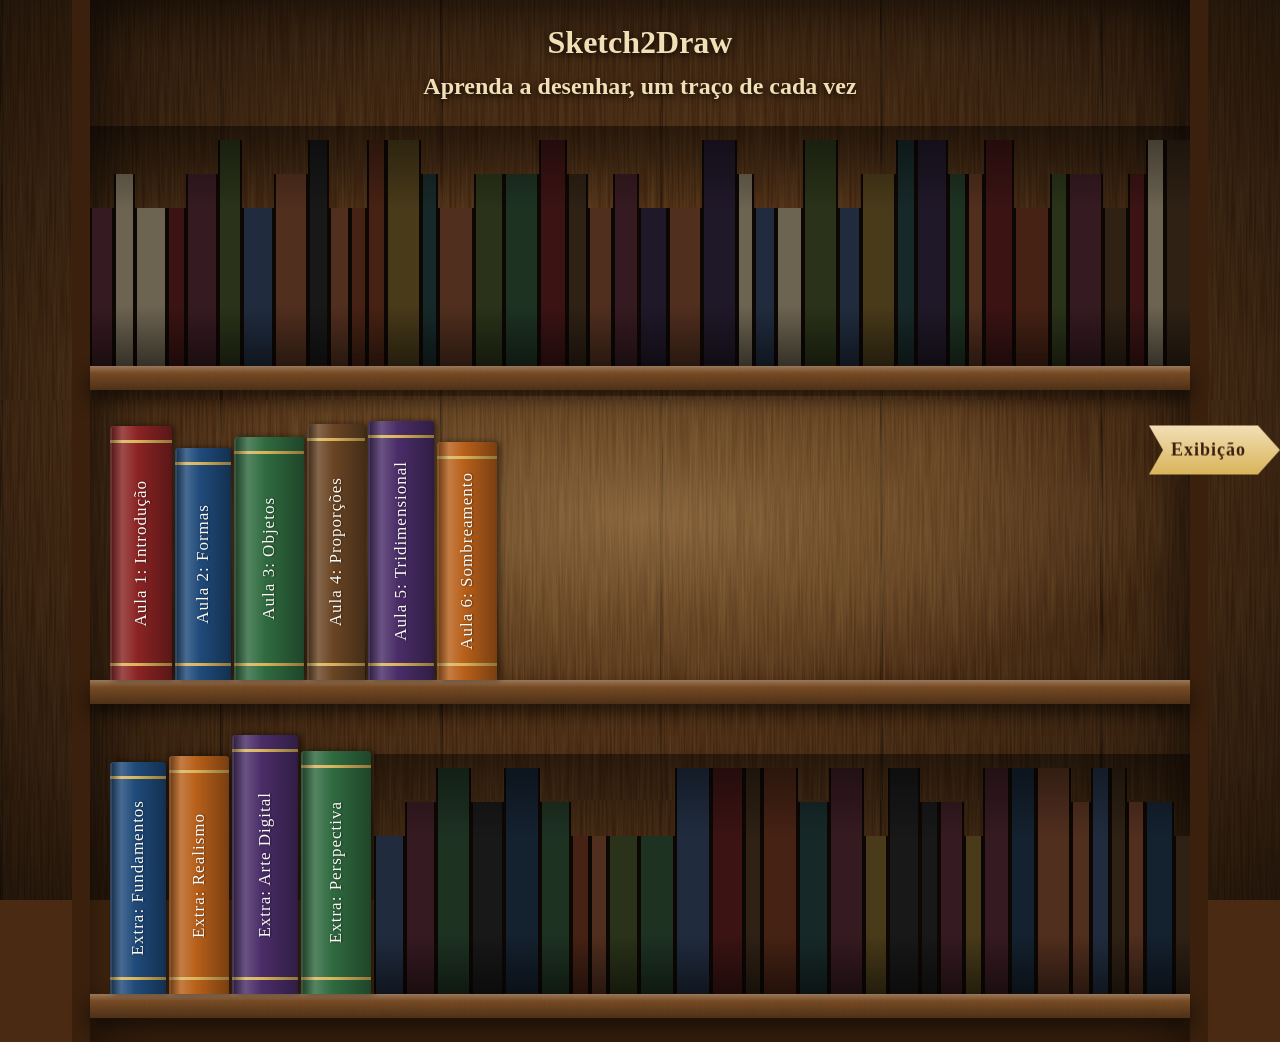
<file: html/index.html>
<!DOCTYPE html>
<html lang="pt-br">
<head>
    <meta charset="UTF-8">
    <meta name="viewport" content="width=device-width, initial-scale=1.0">
    <title>Estante - Sketch2Draw</title>
    <link rel="stylesheet" href="../css/estilo-estante.css">
</head>
<body>
    <main class="estante">
        <h1 class="estante-titulo">Sketch2Draw</h1>
        <h2 class="estante-titulo">Aprenda a desenhar, um traço de cada vez</h2>

        <div class="prateleira">
            <div class="fileira fileira-a"></div>
        </div>

        <div class="prateleira central">
            <div class="fileira-central">
                <a href="aulas/aula1.html" class="livro vermelho"><span>Aula 1: Introdução</span></a>
                <a href="aulas/aula2.html" class="livro azul"><span>Aula 2: Formas</span></a>
                <a href="aulas/aula3.html" class="livro verde"><span>Aula 3: Objetos</span></a>
                <a href="aulas/aula4.html" class="livro marrom"><span>Aula 4: Proporções</span></a>
                <a href="aulas/aula5.html" class="livro roxo"><span>Aula 5: Tridimensional</span></a>
                <a href="aulas/aula6.html" class="livro laranja"><span>Aula 6: Sombreamento</span></a>
            </div>
        </div>

        <div class="prateleira">
            <div class="fileira-mista">
                <a href="https://www.proko.com/course/drawing-basics/?utm_source=chatgpt.com" class="livro azul"><span>Extra: Fundamentos</span></a>
                <a href="https://www.youtube.com/@RapidFireArt?utm_source=chatgpt.com" class="livro laranja"><span>Extra: Realismo</span></a>
                <a href="https://www.ctrlpaint.com/library?utm_source=chatgpt.com" class="livro roxo"><span>Extra: Arte Digital</span></a>
                <a href="https://drawabox.com/lesson/1?utm_source=chatgpt.com" class="livro verde"><span>Extra: Perspectiva</span></a>
                <div class="fileira fileira-b"></div>
            </div>
        </div>
    </main>

    <a href="exibicao.html" class="seta-exibicao">Exibição</a>
</body>
</html>
</file>
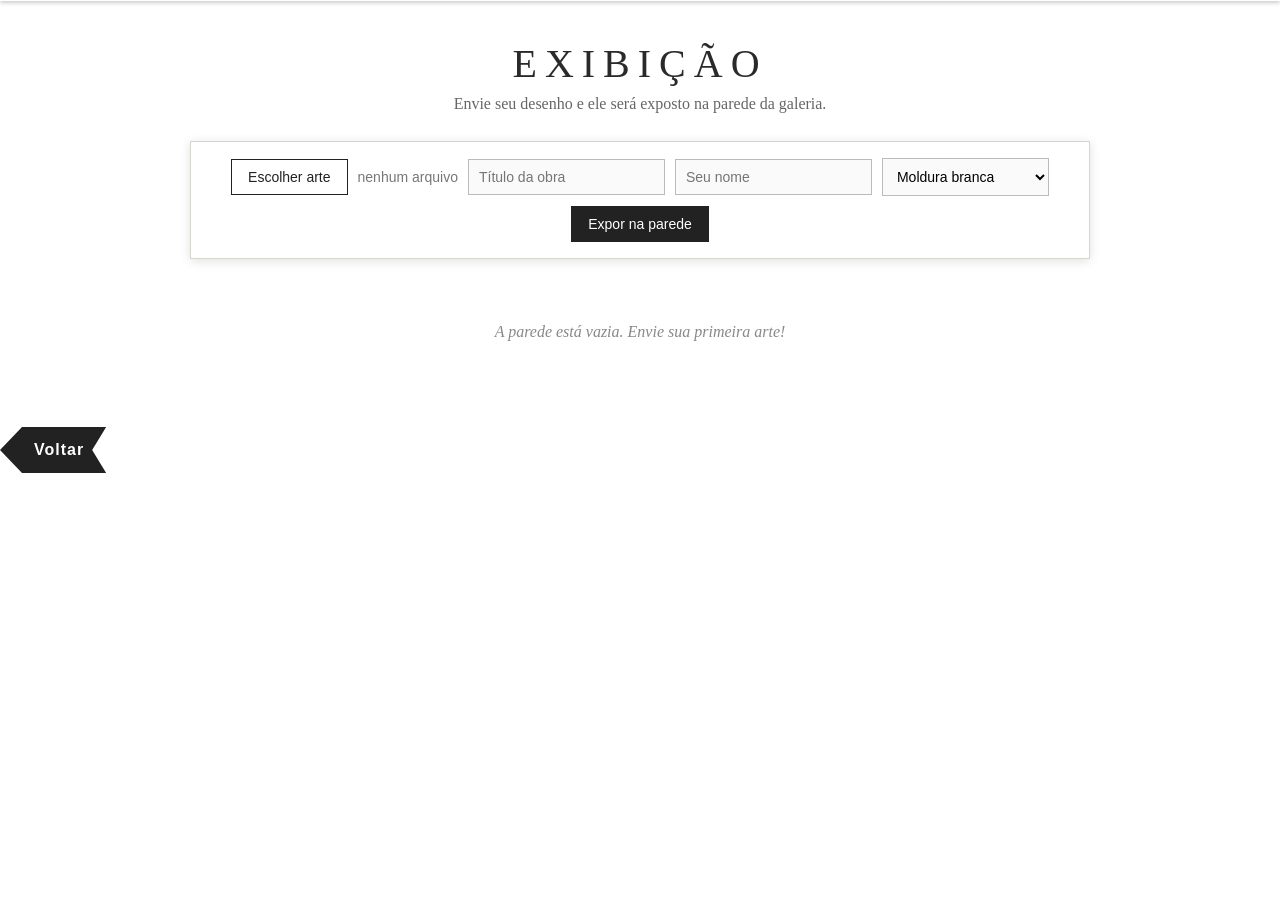
<file: html/exibicao.html>
<!DOCTYPE html>
<html lang="pt-br">
<head>
    <meta charset="UTF-8">
    <meta name="viewport" content="width=device-width, initial-scale=1.0">
    <title>Exibição - Sketch2Draw</title>
    <link rel="stylesheet" href="../css/estilo-exibicao.css">
</head>
<body>
    <a href="index.html" class="seta-voltar">Voltar</a>

    <main class="parede">
        <header class="cabecalho">
            <h1>Exibição</h1>
            <p>Envie seu desenho e ele será exposto na parede da galeria.</p>
        </header>

        <!-- placa de museu com o formulário de upload -->
        <form id="form-upload" class="placa">
            <label class="botao-arquivo">
                Escolher arte
                <input type="file" id="arquivo" accept="image/*" required>
            </label>
            <span id="nome-arquivo" class="nome-arquivo">nenhum arquivo</span>

            <input type="text" id="titulo" placeholder="Título da obra" maxlength="60">
            <input type="text" id="autor" placeholder="Seu nome" maxlength="40">

            <select id="moldura" aria-label="Cor da moldura">
                <option value="branca">Moldura branca</option>
                <option value="preta">Moldura preta</option>
                <option value="madeira">Moldura de madeira</option>
            </select>

            <button type="submit">Expor na parede</button>
            <p id="aviso" class="aviso" role="status"></p>
        </form>

        <section id="galeria" class="galeria" aria-label="Galeria de artes"></section>
        <p id="vazio" class="vazio">A parede está vazia. Envie sua primeira arte!</p>
    </main>

    <div class="piso" aria-hidden="true"></div>

    <!-- visualização ampliada -->
    <dialog id="visualizacao" class="visualizacao">
        <figure>
            <img id="visualizacao-img" alt="">
            <figcaption id="visualizacao-legenda"></figcaption>
        </figure>
        <div class="visualizacao-botoes">
            <button type="button" id="remover" class="perigo">Remover da parede</button>
            <button type="button" id="fechar">Fechar</button>
        </div>
    </dialog>

    <script src="../java/exibicao.js"></script>
</body>
</html>
</file>
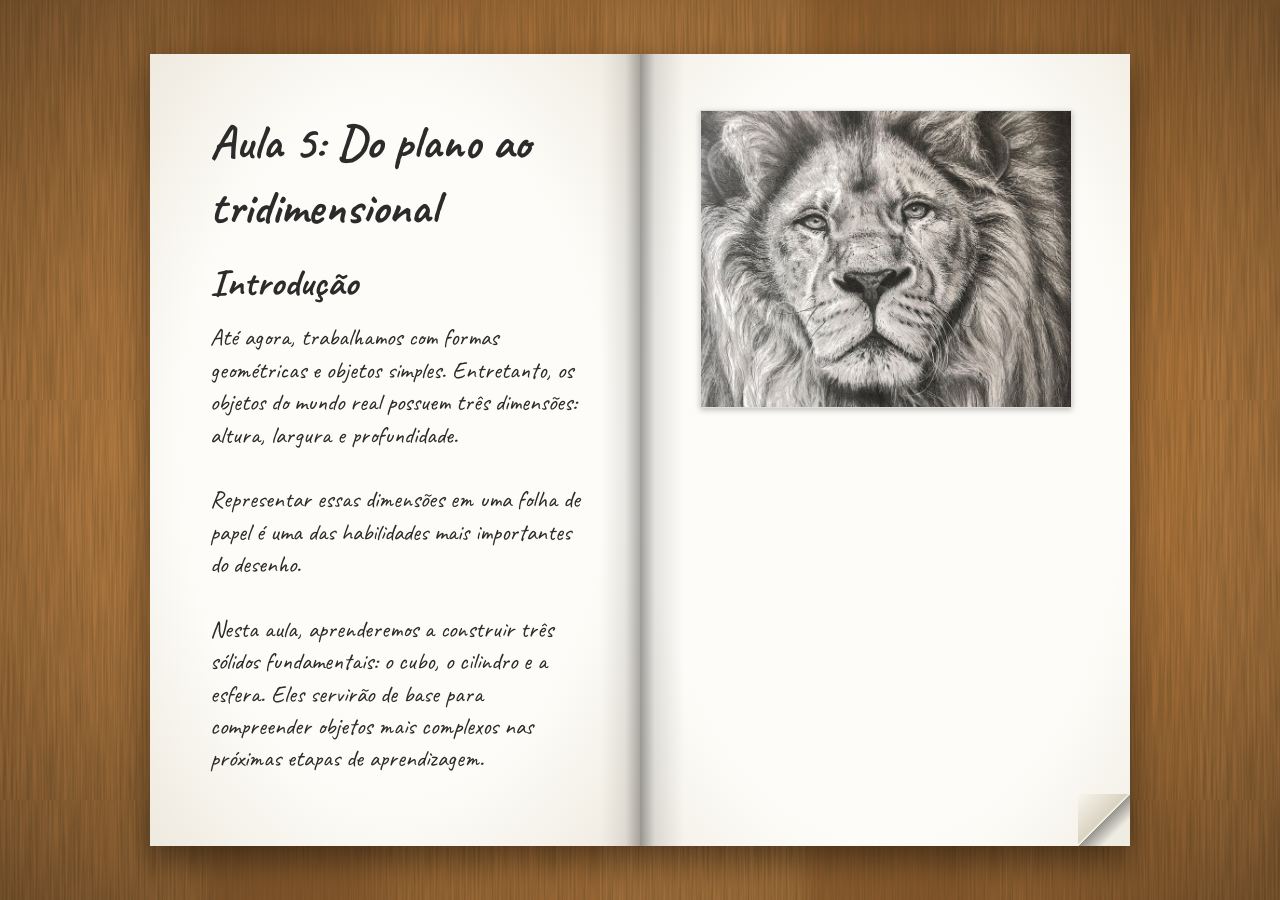
<file: html/aulas/aula5.html>
<!DOCTYPE html>
<html lang="pt-br">

<head>
    <meta charset="UTF-8">
    <meta name="viewport" content="width=device-width, initial-scale=1.0">
    <title>Aulas - Sketch2Draw</title>
    <link href="https://fonts.googleapis.com/css2?family=Caveat:wght@400;700&display=swap" rel="stylesheet">
    <link rel="stylesheet" href="/css/estilo-mesa.css"> <!-- mesa de madeira (body) -->
</head>

<body>
    <nav class="marcadores">
        <a href="/html/index.html" class="marcador">Voltar</a>
        <a href="../aulas/aula1.html" class="marcador">Aula 1</a>
        <a href="../aulas/aula2.html" class="marcador">Aula 2</a>
        <a href="../aulas/aula3.html" class="marcador">Aula 3</a>
        <a href="../aulas/aula4.html" class="marcador">Aula 4</a>
        <a href="../aulas/aula5.html" class="marcador">Aula 5</a>
        <a href="../aulas/aula6.html" class="marcador">Aula 6</a>
        <a href="/html/exibicao.html" class="marcador">exibição</a>
    </nav>

    <!-- O CADERNO (não precisa editar) -->
    <main class="caderno" id="caderno">
        <div class="pagina pagina-esq base base-esq">
            <div class="conteudo" id="conteudo-esq"></div>
        </div>
        <div class="pagina pagina-dir base base-dir">
            <div class="conteudo" id="conteudo-dir"></div>
        </div>

        <div class="folha-virando" id="folha" aria-hidden="true">
            <div class="face frente pagina">
                <div class="conteudo"></div>
            </div>
            <div class="face verso pagina">
                <div class="conteudo"></div>
            </div>
        </div>

        <button class="dobra dobra-esq" id="dobra-esq" type="button" aria-label="Página anterior"></button>
        <button class="dobra dobra-dir" id="dobra-dir" type="button" aria-label="Próxima página"></button>
    </main>

    <!-- CONTEÚDO: cada <section class="spread"> é um par de folhas.
         esquerda = texto, direita = imagens -->
    <div id="fonte-spreads" hidden>

        <section class="spread">
            <div class="conteudo-esq">
                <h1>Aula 5: Do plano ao tridimensional</h1>
                <h2>Introdução</h2>
                <p>Até agora, trabalhamos com formas geométricas e objetos simples. Entretanto, os objetos do mundo real
                    possuem três dimensões: altura, largura e profundidade.<br><br>

                    Representar essas dimensões em uma folha de papel é uma das habilidades mais importantes do
                    desenho.<br><br>

                    Nesta aula, aprenderemos a construir três sólidos fundamentais: o cubo, o cilindro e a esfera. Eles
                    servirão de base para compreender objetos mais complexos nas próximas etapas de aprendizagem.</p>
            </div>
            <div class="conteudo-dir">
                <figure>
                    <img src="/img/a5e0.jfif" alt="Leão">
                </figure>
            </div>
        </section>

        <section class="spread">
            <div class="conteudo-esq">
                <h2>Etapa 1: Construindo um cubo</h2>
                <p>Comece desenhando um quadrado. Em seguida, faça outro quadrado do mesmo tamanho, ligeiramente
                    deslocado para cima e para a direita.<br><br>


                    Conecte os vértices correspondentes utilizando linhas retas. Apague as arestas que ficariam
                    escondidas atrás do objeto.<br><br>


                    Você terá criado uma representação simples de um cubo.<br><br>


                    Observe como as linhas de profundidade criam a impressão de que o objeto ocupa espaço, mesmo estando
                    desenhado sobre uma superfície plana. Mais adiante, estudaremos como representar essas linhas
                    utilizando perspectiva.</p>
            </div>
            <div class="conteudo-dir">
                <figure><img src="/img/a5e1.jfif" alt="Cubo">
                    <figcaption>O cubo</figcaption>
                </figure>
            </div>
        </section>

        <section class="spread">
            <div class="conteudo-esq">
                <h2>Etapa 2: Construindo um cilindro</h2>
                <p>Desenhe uma elipse horizontal para representar a parte superior de um cilindro.<br><br>

                    A partir das extremidades laterais, trace duas linhas verticais de comprimento semelhante. Finalize
                    a estrutura utilizando uma curva na parte inferior.<br><br>

                    Experimente repetir o desenho com diferentes alturas e larguras.<br><br>

                    Observe que a abertura superior deve parecer uma elipse, e não um círculo perfeito, quando vista de
                    maneira inclinada.</p>
            </div>
            <div class="conteudo-dir">
                <figure><img src="/img/a5e2.jfif" alt="Cilindro">
                    <figcaption>O cilindro</figcaption>
                </figure>
            </div>
        </section>

        <section class="spread">
            <div class="conteudo-esq">
                <h2>Etapa 3: Representando uma esfera</h2>
                <p>Desenhe um círculo grande, procurando manter seu contorno o mais uniforme possível.<br><br>

                    Diferentemente do cubo, uma esfera não possui arestas visíveis. Por isso, apenas seu contorno não é
                    suficiente para demonstrar claramente seu volume.<br><br>

                    Imagine uma linha curva acompanhando sua superfície, como uma faixa envolvendo uma bola. Faça essa
                    linha de maneira bem suave, apenas para visualizar a curvatura.<br><br>

                    Na próxima aula, utilizaremos luz e sombra para tornar esse volume muito mais evidente.</p>
            </div>
            <div class="conteudo-dir">
                <figure><img src="/img/a5e3.jfif" alt="Esfera">
                    <figcaption>A esfera</figcaption>
                </figure>
            </div>
        </section>

        <section class="spread">
            <div class="conteudo-esq">
                <h2>Etapa 4: Combinando os três sólidos</h2>
                <p>Agora, desenhe um cubo, um cilindro e uma esfera próximos uns dos outros.<br><br>

                    Posicione a esfera parcialmente à frente do cubo e o cilindro um pouco atrás. Observe como a
                    sobreposição dos contornos ajuda a indicar qual objeto está mais próximo do observador.<br><br>

                    Não acrescente sombras ainda. Concentre-se em manter as estruturas compreensíveis e bem
                    posicionadas.</p>
            </div>
            <div class="conteudo-dir">
                <figure><img src="/img/a5e4.jfif" alt="Sólidos combinados">
                    <figcaption>Sólidos combinados</figcaption>
                </figure>
            </div>
        </section>

    </div>

    <script src="/java/livro.js"></script>
</body>

</html>
</file>
<file: css/estilo-estante.css>
:root {
    --madeira-escura: #4a2a12;
    --madeira-media: #7b4a22;
    --papel: #fdfcf8;
    --altura-fileira: 240px;
    --fonte-texto: "Caveat", "Segoe Print", "Comic Sans MS", cursive;
    --ruido-madeira: url("data:image/svg+xml,%3Csvg xmlns='http://www.w3.org/2000/svg' width='400' height='400'%3E%3Cfilter id='g'%3E%3CfeTurbulence type='fractalNoise' baseFrequency='0.5 0.012' numOctaves='3' seed='7'/%3E%3CfeColorMatrix values='0 0 0 0 0.15 0 0 0 0 0.07 0 0 0 0 0.02 1.2 0 0 0 -0.3'/%3E%3C/filter%3E%3Crect width='100%25' height='100%25' filter='url(%23g)'/%3E%3C/svg%3E");
}

html,
body {
    margin: 0;
    min-height: 100vh;
}

/* fundo da estante: painel de madeira escura com vinheta */
body {
    background-color: var(--madeira-escura);
    background-image:
        radial-gradient(ellipse at 50% 50%, transparent 35%, rgba(0, 0, 0, 0.6) 100%),
        var(--ruido-madeira),
        repeating-linear-gradient(90deg, rgba(0, 0, 0, 0.35) 0 3px, transparent 3px 220px);
    background-attachment: fixed;
    display: flex;
    flex-direction: column;
    justify-content: center;
}

.estante {
    width: min(1100px, 96%);
    margin: 0 auto;
    padding: 24px 0;
    /* laterais da estante */
    border-left: 18px solid #3a200d;
    border-right: 18px solid #3a200d;
    box-shadow: inset 0 0 60px rgba(0, 0, 0, 0.7);
}

/* ===== PRATELEIRAS ===== */
.prateleira {
    position: relative;
    padding-top: 14px;
}

/* a tábua em que os livros se apoiam */
.prateleira::after {
    content: "";
    display: block;
    height: 24px;
    background-color: var(--madeira-media);
    background-image:
        linear-gradient(to bottom, rgba(255, 255, 255, 0.25), transparent 30%, rgba(0, 0, 0, 0.35)),
        var(--ruido-madeira);
    box-shadow: 0 10px 18px rgba(0, 0, 0, 0.6);
}

/* ===== FILEIRAS DECORATIVAS (dezenas de livros só com gradientes) ===== */
.fileira {
    position: relative;
    height: var(--altura-fileira);
    filter: brightness(0.55) saturate(0.8);   /* escurece para focar na prateleira central */
}

.fileira::after {          /* sombra de profundidade em cima e embaixo */
    content: "";
    position: absolute;
    inset: 0;
    background: linear-gradient(to bottom, rgba(0, 0, 0, 0.45), transparent 35%, transparent 75%, rgba(0, 0, 0, 0.5));
    pointer-events: none;
}

/* ===== PRATELEIRA CENTRAL (foco da página) ===== */
.prateleira.central {
    z-index: 2;
    margin: 6px 0;
    background: radial-gradient(ellipse at 50% 40%, rgba(255, 214, 140, 0.30), transparent 70%);   /* luz sobre a prateleira */
}

.fileira-central {
    display: flex;
    align-items: flex-end;
    justify-content: flex-start;   /* livros começam no canto esquerdo */
    gap: 3px;
    height: calc(var(--altura-fileira) + 30px);
    padding: 0 20px;
}

/* ===== LIVRO (cada link/conteúdo) ===== */
.livro {
    --cor: #7a1f1f;
    --larg: 64px;
    --alt: 92%;
    position: relative;
    box-sizing: border-box;
    width: var(--larg);
    height: var(--alt);
    display: flex;
    align-items: center;
    justify-content: center;
    padding: 12px 4px;
    color: #fdfcf8;
    text-decoration: none;
    font-size: 17px;
    letter-spacing: 1px;
    background-color: var(--cor);
    background-image:
        /* arredondado da lombada */
        linear-gradient(90deg, rgba(0, 0, 0, 0.45), rgba(255, 255, 255, 0.18) 20%, transparent 45%, rgba(0, 0, 0, 0.35)),
        /* faixas douradas */
        linear-gradient(to bottom,
            transparent 0 14px, #d9b45a 14px 17px, transparent 17px,
            transparent calc(100% - 17px), #d9b45a calc(100% - 17px) calc(100% - 14px), transparent calc(100% - 14px));
    border-radius: 3px 3px 0 0;
    box-shadow: inset 2px 0 0 rgba(255, 255, 255, 0.12), 3px 0 6px rgba(0, 0, 0, 0.5);
    transition: transform 0.25s ease, box-shadow 0.25s ease;
}

/* texto vertical na lombada */
.livro span {
    writing-mode: vertical-rl;
    transform: rotate(180deg);
    text-shadow: 0 1px 2px rgba(0, 0, 0, 0.6);
    white-space: nowrap;
}

/* páginas aparecendo no topo quando o livro é puxado (o "papel") */
.livro::before {
    content: "";
    position: absolute;
    left: 3px;
    right: 3px;
    top: -6px;
    height: 6px;
    background: repeating-linear-gradient(to bottom, var(--papel) 0 1px, #e4dcc8 1px 2px);
    opacity: 0;
    transition: opacity 0.25s;
}

.livro:hover,
.livro:focus-visible {
    transform: translateY(-18px);
    box-shadow: inset 2px 0 0 rgba(255, 255, 255, 0.12), 6px 0 14px rgba(0, 0, 0, 0.6);
    outline: none;
}

.livro:hover::before,
.livro:focus-visible::before {
    opacity: 1;
}

/* variações de cor/tamanho */
.livro.vermelho { --cor: #8a2323; --larg: 62px; --alt: 94%; }
.livro.azul     { --cor: #1f4a7a; --larg: 56px; --alt: 86%; }
.livro.verde    { --cor: #2f6a3f; --larg: 70px; --alt: 90%; }
.livro.marrom   { --cor: #6a4524; --larg: 58px; --alt: 95%; }
.livro.roxo     { --cor: #4a2d68; --larg: 66px; --alt: 96%; }
.livro.laranja  { --cor: #b8601a; --larg: 60px; --alt: 88%; }

/* ===== PRATELEIRA MISTA: livros clicáveis à esquerda + decorativos preenchendo o resto ===== */
.fileira-mista {
    display: flex;
    align-items: flex-end;
    justify-content: flex-start;
    gap: 3px;
    height: calc(var(--altura-fileira) + 30px);
    padding-left: 20px;
}

.fileira-mista .livro {
    flex: none;
}

.fileira-mista .fileira {
    flex: 1;                 /* ocupa o espaço que sobra à direita dos livros clicáveis */
    min-width: 0;
    align-self: flex-end;
}

/* ===== TÍTULO / CABEÇALHO ===== */
.estante-titulo {
    text-align: center;
    color: #f3dfb6;
    font-family: var(--fonte-texto);
    margin: 0 0 12px;
    text-shadow: 0 2px 6px rgba(0, 0, 0, 0.8);
}

/* ===== FILEIRAS GERADAS (cada livro é uma faixa de gradiente) ===== */
.fileira-a{
  background-image:
    linear-gradient(90deg,transparent 0px 24px,transparent 24px 45px,transparent 45px 77px,transparent 77px 96px,transparent 96px 128px,#1a0d04 128px 130px,#4a5d23 130px 150px,#1a0d04 150px 152px,transparent 152px 184px,transparent 184px 218px,#1a0d04 218px 220px,#2b2b2b 220px 237px,#1a0d04 237px 239px,transparent 239px 260px,transparent 260px 277px,#1a0d04 277px 279px,#8c3b1a 279px 294px,#1a0d04 294px 296px,#1a0d04 296px 298px,#8a6a1f 298px 329px,#1a0d04 329px 331px,transparent 331px 348px,transparent 348px 384px,transparent 384px 414px,transparent 414px 449px,#1a0d04 449px 451px,#7a1f1f 451px 475px,#1a0d04 475px 477px,transparent 477px 498px,transparent 498px 523px,transparent 523px 549px,transparent 549px 578px,transparent 578px 612px,#1a0d04 612px 614px,#3b2a4f 614px 645px,#1a0d04 645px 647px,transparent 647px 664px,transparent 664px 686px,transparent 686px 713px,#1a0d04 713px 715px,#4a5d23 715px 746px,#1a0d04 746px 748px,transparent 748px 771px,transparent 771px 806px,#1a0d04 806px 808px,#244b4b 808px 824px,#1a0d04 824px 826px,#1a0d04 826px 828px,#3b2a4f 828px 856px,#1a0d04 856px 858px,transparent 858px 877px,transparent 877px 894px,#1a0d04 894px 896px,#7a1f1f 896px 922px,#1a0d04 922px 924px,transparent 924px 960px,transparent 960px 978px,transparent 978px 1013px,transparent 1013px 1038px,transparent 1038px 1056px,#1a0d04 1056px 1058px,#c9b48a 1058px 1073px,#1a0d04 1073px 1075px,#1a0d04 1075px 1077px,#5a3b1e 1077px 1107px,#1a0d04 1107px 1109px,transparent 1109px 1139px,#1a0d04 1139px 1141px,#4a5d23 1141px 1162px,#1a0d04 1162px 1164px,transparent 1164px 1182px,#1a0d04 1182px 1184px,#35507a 1184px 1208px,#1a0d04 1208px 1210px,transparent 1210px 1239px,transparent 1239px 1272px,transparent 1272px 1308px,transparent 1308px 1328px,transparent 1328px 1361px,transparent 1361px 1385px,transparent 1385px 1410px,transparent 1410px 1444px,transparent 1444px 1474px,transparent 1474px 1491px,transparent 1491px 1526px,transparent 1526px 1544px,transparent 1544px 1571px,transparent 1571px 1599px,transparent 1599px 1624px,transparent 1624px 1641px,transparent 1641px 1658px,transparent 1658px 1689px,transparent 1689px 1725px,#1a0d04 1725px 1727px,#3b2a4f 1727px 1751px,#1a0d04 1751px 1753px,transparent 1753px 1781px,transparent 1781px 1807px,transparent 1807px 1824px,transparent 1824px 1845px),
    linear-gradient(90deg,transparent 0px 24px,#1a0d04 24px 26px,#c9b48a 26px 43px,#1a0d04 43px 45px,transparent 45px 77px,transparent 77px 96px,#1a0d04 96px 98px,#6b2d3c 98px 126px,#1a0d04 126px 128px,transparent 128px 152px,transparent 152px 184px,#1a0d04 184px 186px,#a0522d 186px 216px,#1a0d04 216px 218px,transparent 218px 239px,transparent 239px 260px,transparent 260px 277px,transparent 277px 296px,transparent 296px 331px,#1a0d04 331px 333px,#244b4b 333px 346px,#1a0d04 346px 348px,transparent 348px 384px,#1a0d04 384px 386px,#4a5d23 386px 412px,#1a0d04 412px 414px,#1a0d04 414px 416px,#2f5d3a 416px 447px,#1a0d04 447px 449px,transparent 449px 477px,#1a0d04 477px 479px,#5a3b1e 479px 496px,#1a0d04 496px 498px,transparent 498px 523px,#1a0d04 523px 525px,#6b2d3c 525px 547px,#1a0d04 547px 549px,transparent 549px 578px,transparent 578px 612px,transparent 612px 647px,#1a0d04 647px 649px,#c9b48a 649px 662px,#1a0d04 662px 664px,transparent 664px 686px,transparent 686px 713px,transparent 713px 748px,transparent 748px 771px,#1a0d04 771px 773px,#8a6a1f 773px 804px,#1a0d04 804px 806px,transparent 806px 826px,transparent 826px 858px,#1a0d04 858px 860px,#2f5d3a 860px 875px,#1a0d04 875px 877px,#1a0d04 877px 879px,#a0522d 879px 892px,#1a0d04 892px 894px,transparent 894px 924px,transparent 924px 960px,#1a0d04 960px 962px,#4a5d23 962px 976px,#1a0d04 976px 978px,#1a0d04 978px 980px,#6b2d3c 980px 1011px,#1a0d04 1011px 1013px,transparent 1013px 1038px,#1a0d04 1038px 1040px,#7a1f1f 1040px 1054px,#1a0d04 1054px 1056px,transparent 1056px 1075px,transparent 1075px 1109px,#1a0d04 1109px 1111px,#c9b48a 1111px 1137px,#1a0d04 1137px 1139px,transparent 1139px 1164px,#1a0d04 1164px 1166px,#3b2a4f 1166px 1180px,#1a0d04 1180px 1182px,transparent 1182px 1210px,#1a0d04 1210px 1212px,#244b4b 1212px 1237px,#1a0d04 1237px 1239px,#1a0d04 1239px 1241px,#2b2b2b 1241px 1270px,#1a0d04 1270px 1272px,transparent 1272px 1308px,transparent 1308px 1328px,#1a0d04 1328px 1330px,#a0522d 1330px 1359px,#1a0d04 1359px 1361px,#1a0d04 1361px 1363px,#a0522d 1363px 1383px,#1a0d04 1383px 1385px,transparent 1385px 1410px,#1a0d04 1410px 1412px,#7a1f1f 1412px 1442px,#1a0d04 1442px 1444px,transparent 1444px 1474px,#1a0d04 1474px 1476px,#c9b48a 1476px 1489px,#1a0d04 1489px 1491px,transparent 1491px 1526px,transparent 1526px 1544px,#1a0d04 1544px 1546px,#3b2a4f 1546px 1569px,#1a0d04 1569px 1571px,transparent 1571px 1599px,transparent 1599px 1624px,transparent 1624px 1641px,#1a0d04 1641px 1643px,#8a6a1f 1643px 1656px,#1a0d04 1656px 1658px,#1a0d04 1658px 1660px,#c9b48a 1660px 1687px,#1a0d04 1687px 1689px,#1a0d04 1689px 1691px,#2f5d3a 1691px 1723px,#1a0d04 1723px 1725px,transparent 1725px 1753px,transparent 1753px 1781px,#1a0d04 1781px 1783px,#1f3d5c 1783px 1805px,#1a0d04 1805px 1807px,transparent 1807px 1824px,#1a0d04 1824px 1826px,#6b2d3c 1826px 1843px,#1a0d04 1843px 1845px),
    linear-gradient(90deg,#1a0d04 0px 2px,#6b2d3c 2px 22px,#1a0d04 22px 24px,transparent 24px 45px,#1a0d04 45px 47px,#c9b48a 47px 75px,#1a0d04 75px 77px,#1a0d04 77px 79px,#7a1f1f 79px 94px,#1a0d04 94px 96px,transparent 96px 128px,transparent 128px 152px,#1a0d04 152px 154px,#35507a 154px 182px,#1a0d04 182px 184px,transparent 184px 218px,transparent 218px 239px,#1a0d04 239px 241px,#a0522d 241px 258px,#1a0d04 258px 260px,#1a0d04 260px 262px,#8c3b1a 262px 275px,#1a0d04 275px 277px,transparent 277px 296px,transparent 296px 331px,transparent 331px 348px,#1a0d04 348px 350px,#a0522d 350px 382px,#1a0d04 382px 384px,transparent 384px 414px,transparent 414px 449px,transparent 449px 477px,transparent 477px 498px,#1a0d04 498px 500px,#a0522d 500px 521px,#1a0d04 521px 523px,transparent 523px 549px,#1a0d04 549px 551px,#3b2a4f 551px 576px,#1a0d04 576px 578px,#1a0d04 578px 580px,#a0522d 580px 610px,#1a0d04 610px 612px,transparent 612px 647px,transparent 647px 664px,#1a0d04 664px 666px,#35507a 666px 684px,#1a0d04 684px 686px,#1a0d04 686px 688px,#c9b48a 688px 711px,#1a0d04 711px 713px,transparent 713px 748px,#1a0d04 748px 750px,#35507a 750px 769px,#1a0d04 769px 771px,transparent 771px 806px,transparent 806px 826px,transparent 826px 858px,transparent 858px 877px,transparent 877px 894px,transparent 894px 924px,#1a0d04 924px 926px,#8c3b1a 926px 958px,#1a0d04 958px 960px,transparent 960px 978px,transparent 978px 1013px,#1a0d04 1013px 1015px,#5a3b1e 1015px 1036px,#1a0d04 1036px 1038px,transparent 1038px 1056px,transparent 1056px 1075px,transparent 1075px 1109px,transparent 1109px 1139px,transparent 1139px 1164px,transparent 1164px 1182px,transparent 1182px 1210px,transparent 1210px 1239px,transparent 1239px 1272px,#1a0d04 1272px 1274px,#6b2d3c 1274px 1306px,#1a0d04 1306px 1308px,#1a0d04 1308px 1310px,#8c3b1a 1310px 1326px,#1a0d04 1326px 1328px,transparent 1328px 1361px,transparent 1361px 1385px,#1a0d04 1385px 1387px,#8a6a1f 1387px 1408px,#1a0d04 1408px 1410px,transparent 1410px 1444px,#1a0d04 1444px 1446px,#3b2a4f 1446px 1472px,#1a0d04 1472px 1474px,transparent 1474px 1491px,#1a0d04 1491px 1493px,#2f5d3a 1493px 1524px,#1a0d04 1524px 1526px,#1a0d04 1526px 1528px,#2b2b2b 1528px 1542px,#1a0d04 1542px 1544px,transparent 1544px 1571px,#1a0d04 1571px 1573px,#4a5d23 1573px 1597px,#1a0d04 1597px 1599px,#1a0d04 1599px 1601px,#244b4b 1601px 1622px,#1a0d04 1622px 1624px,#1a0d04 1624px 1626px,#7a1f1f 1626px 1639px,#1a0d04 1639px 1641px,transparent 1641px 1658px,transparent 1658px 1689px,transparent 1689px 1725px,transparent 1725px 1753px,#1a0d04 1753px 1755px,#8a6a1f 1755px 1779px,#1a0d04 1779px 1781px,transparent 1781px 1807px,#1a0d04 1807px 1809px,#2b2b2b 1809px 1822px,#1a0d04 1822px 1824px,transparent 1824px 1845px);
  background-size: 1845px 94%, 1845px 80%, 1845px 66%;
  background-position: left bottom;
  background-repeat: repeat-x;
}

.fileira-b{
  background-image:
    linear-gradient(90deg,transparent 0px 31px,transparent 31px 62px,#1a0d04 62px 64px,#2f5d3a 64px 95px,#1a0d04 95px 97px,transparent 97px 130px,#1a0d04 130px 132px,#1f3d5c 132px 164px,#1a0d04 164px 166px,transparent 166px 197px,transparent 197px 216px,transparent 216px 234px,transparent 234px 265px,transparent 265px 301px,#1a0d04 301px 303px,#35507a 303px 335px,#1a0d04 335px 337px,#1a0d04 337px 339px,#7a1f1f 339px 368px,#1a0d04 368px 370px,#1a0d04 370px 372px,#5a3b1e 372px 386px,#1a0d04 386px 388px,#1a0d04 388px 390px,#8c3b1a 390px 422px,#1a0d04 422px 424px,transparent 424px 455px,#1a0d04 455px 457px,#6b2d3c 457px 488px,#1a0d04 488px 490px,transparent 490px 514px,#1a0d04 514px 516px,#2b2b2b 516px 544px,#1a0d04 544px 546px,transparent 546px 565px,transparent 565px 590px,transparent 590px 609px,#1a0d04 609px 611px,#6b2d3c 611px 634px,#1a0d04 634px 636px,#1a0d04 636px 638px,#1f3d5c 638px 660px,#1a0d04 660px 662px,#1a0d04 662px 664px,#a0522d 664px 695px,#1a0d04 695px 697px,transparent 697px 717px,#1a0d04 717px 719px,#35507a 719px 734px,#1a0d04 734px 736px,#1a0d04 736px 738px,#5a3b1e 738px 751px,#1a0d04 751px 753px,transparent 753px 771px,transparent 771px 800px,transparent 800px 835px,transparent 835px 860px,transparent 860px 886px,#1a0d04 886px 888px,#2f5d3a 888px 914px,#1a0d04 914px 916px,transparent 916px 940px,#1a0d04 940px 942px,#244b4b 942px 955px,#1a0d04 955px 957px,#1a0d04 957px 959px,#2b2b2b 959px 987px,#1a0d04 987px 989px,#1a0d04 989px 991px,#244b4b 991px 1021px,#1a0d04 1021px 1023px,#1a0d04 1023px 1025px,#4a5d23 1025px 1054px,#1a0d04 1054px 1056px,transparent 1056px 1077px,#1a0d04 1077px 1079px,#a0522d 1079px 1104px,#1a0d04 1104px 1106px,#1a0d04 1106px 1108px,#7a1f1f 1108px 1134px,#1a0d04 1134px 1136px,transparent 1136px 1161px,#1a0d04 1161px 1163px,#2f5d3a 1163px 1176px,#1a0d04 1176px 1178px,transparent 1178px 1207px,#1a0d04 1207px 1209px,#7a1f1f 1209px 1240px,#1a0d04 1240px 1242px,#1a0d04 1242px 1244px,#244b4b 1244px 1261px,#1a0d04 1261px 1263px,#1a0d04 1263px 1265px,#8c3b1a 1265px 1286px,#1a0d04 1286px 1288px,transparent 1288px 1324px,transparent 1324px 1350px,#1a0d04 1350px 1352px,#5a3b1e 1352px 1367px,#1a0d04 1367px 1369px,transparent 1369px 1404px,transparent 1404px 1421px,transparent 1421px 1449px,transparent 1449px 1470px,#1a0d04 1470px 1472px,#35507a 1472px 1503px,#1a0d04 1503px 1505px,#1a0d04 1505px 1507px,#2b2b2b 1507px 1532px,#1a0d04 1532px 1534px,transparent 1534px 1555px,#1a0d04 1555px 1557px,#4a5d23 1557px 1589px,#1a0d04 1589px 1591px,#1a0d04 1591px 1593px,#4a5d23 1593px 1612px,#1a0d04 1612px 1614px,#1a0d04 1614px 1616px,#2b2b2b 1616px 1646px,#1a0d04 1646px 1648px,transparent 1648px 1677px,transparent 1677px 1696px,#1a0d04 1696px 1698px,#7a1f1f 1698px 1714px,#1a0d04 1714px 1716px,transparent 1716px 1749px,transparent 1749px 1778px,transparent 1778px 1814px,#1a0d04 1814px 1816px,#4a5d23 1816px 1845px,#1a0d04 1845px 1847px,#1a0d04 1847px 1849px,#5a3b1e 1849px 1864px,#1a0d04 1864px 1866px,transparent 1866px 1898px,transparent 1898px 1934px),
    linear-gradient(90deg,transparent 0px 31px,#1a0d04 31px 33px,#6b2d3c 33px 60px,#1a0d04 60px 62px,transparent 62px 97px,#1a0d04 97px 99px,#2b2b2b 99px 128px,#1a0d04 128px 130px,transparent 130px 166px,#1a0d04 166px 168px,#2f5d3a 168px 195px,#1a0d04 195px 197px,transparent 197px 216px,transparent 216px 234px,transparent 234px 265px,transparent 265px 301px,transparent 301px 337px,transparent 337px 370px,transparent 370px 388px,transparent 388px 424px,#1a0d04 424px 426px,#244b4b 426px 453px,#1a0d04 453px 455px,transparent 455px 490px,transparent 490px 514px,transparent 514px 546px,#1a0d04 546px 548px,#2b2b2b 548px 563px,#1a0d04 563px 565px,#1a0d04 565px 567px,#6b2d3c 567px 588px,#1a0d04 588px 590px,transparent 590px 609px,transparent 609px 636px,transparent 636px 662px,transparent 662px 697px,#1a0d04 697px 699px,#a0522d 699px 715px,#1a0d04 715px 717px,transparent 717px 736px,transparent 736px 753px,#1a0d04 753px 755px,#a0522d 755px 769px,#1a0d04 769px 771px,#1a0d04 771px 773px,#1f3d5c 773px 798px,#1a0d04 798px 800px,transparent 800px 835px,#1a0d04 835px 837px,#1f3d5c 837px 858px,#1a0d04 858px 860px,#1a0d04 860px 862px,#7a1f1f 862px 884px,#1a0d04 884px 886px,transparent 886px 916px,transparent 916px 940px,transparent 940px 957px,transparent 957px 989px,transparent 989px 1023px,transparent 1023px 1056px,#1a0d04 1056px 1058px,#2b2b2b 1058px 1075px,#1a0d04 1075px 1077px,transparent 1077px 1106px,transparent 1106px 1136px,transparent 1136px 1161px,transparent 1161px 1178px,transparent 1178px 1207px,transparent 1207px 1242px,transparent 1242px 1263px,transparent 1263px 1288px,#1a0d04 1288px 1290px,#35507a 1290px 1322px,#1a0d04 1322px 1324px,#1a0d04 1324px 1326px,#1f3d5c 1326px 1348px,#1a0d04 1348px 1350px,transparent 1350px 1369px,transparent 1369px 1404px,transparent 1404px 1421px,transparent 1421px 1449px,transparent 1449px 1470px,transparent 1470px 1505px,transparent 1505px 1534px,#1a0d04 1534px 1536px,#5a3b1e 1536px 1553px,#1a0d04 1553px 1555px,transparent 1555px 1591px,transparent 1591px 1614px,transparent 1614px 1648px,#1a0d04 1648px 1650px,#c9b48a 1650px 1675px,#1a0d04 1675px 1677px,#1a0d04 1677px 1679px,#7a1f1f 1679px 1694px,#1a0d04 1694px 1696px,transparent 1696px 1716px,#1a0d04 1716px 1718px,#5a3b1e 1718px 1747px,#1a0d04 1747px 1749px,#1a0d04 1749px 1751px,#a0522d 1751px 1776px,#1a0d04 1776px 1778px,#1a0d04 1778px 1780px,#8a6a1f 1780px 1812px,#1a0d04 1812px 1814px,transparent 1814px 1847px,transparent 1847px 1866px,transparent 1866px 1898px,transparent 1898px 1934px),
    linear-gradient(90deg,#1a0d04 0px 2px,#35507a 2px 29px,#1a0d04 29px 31px,transparent 31px 62px,transparent 62px 97px,transparent 97px 130px,transparent 130px 166px,transparent 166px 197px,#1a0d04 197px 199px,#8c3b1a 199px 214px,#1a0d04 214px 216px,#1a0d04 216px 218px,#a0522d 218px 232px,#1a0d04 232px 234px,#1a0d04 234px 236px,#4a5d23 236px 263px,#1a0d04 263px 265px,#1a0d04 265px 267px,#2f5d3a 267px 299px,#1a0d04 299px 301px,transparent 301px 337px,transparent 337px 370px,transparent 370px 388px,transparent 388px 424px,transparent 424px 455px,transparent 455px 490px,#1a0d04 490px 492px,#8a6a1f 492px 512px,#1a0d04 512px 514px,transparent 514px 546px,transparent 546px 565px,transparent 565px 590px,#1a0d04 590px 592px,#8a6a1f 592px 607px,#1a0d04 607px 609px,transparent 609px 636px,transparent 636px 662px,transparent 662px 697px,transparent 697px 717px,transparent 717px 736px,transparent 736px 753px,transparent 753px 771px,transparent 771px 800px,#1a0d04 800px 802px,#5a3b1e 802px 833px,#1a0d04 833px 835px,transparent 835px 860px,transparent 860px 886px,transparent 886px 916px,#1a0d04 916px 918px,#1f3d5c 918px 938px,#1a0d04 938px 940px,transparent 940px 957px,transparent 957px 989px,transparent 989px 1023px,transparent 1023px 1056px,transparent 1056px 1077px,transparent 1077px 1106px,transparent 1106px 1136px,#1a0d04 1136px 1138px,#8a6a1f 1138px 1159px,#1a0d04 1159px 1161px,transparent 1161px 1178px,#1a0d04 1178px 1180px,#2b2b2b 1180px 1205px,#1a0d04 1205px 1207px,transparent 1207px 1242px,transparent 1242px 1263px,transparent 1263px 1288px,transparent 1288px 1324px,transparent 1324px 1350px,transparent 1350px 1369px,#1a0d04 1369px 1371px,#5a3b1e 1371px 1402px,#1a0d04 1402px 1404px,#1a0d04 1404px 1406px,#3b2a4f 1406px 1419px,#1a0d04 1419px 1421px,#1a0d04 1421px 1423px,#244b4b 1423px 1447px,#1a0d04 1447px 1449px,#1a0d04 1449px 1451px,#244b4b 1451px 1468px,#1a0d04 1468px 1470px,transparent 1470px 1505px,transparent 1505px 1534px,transparent 1534px 1555px,transparent 1555px 1591px,transparent 1591px 1614px,transparent 1614px 1648px,transparent 1648px 1677px,transparent 1677px 1696px,transparent 1696px 1716px,transparent 1716px 1749px,transparent 1749px 1778px,transparent 1778px 1814px,transparent 1814px 1847px,transparent 1847px 1866px,#1a0d04 1866px 1868px,#2b2b2b 1868px 1896px,#1a0d04 1896px 1898px,#1a0d04 1898px 1900px,#1f3d5c 1900px 1932px,#1a0d04 1932px 1934px);
  background-size: 1934px 94%, 1934px 80%, 1934px 66%;
  background-position: left bottom;
  background-repeat: repeat-x;
}


/* ===== SETA PARA A PÁGINA "EXIBIÇÃO" (lado direito) ===== */
.seta-exibicao {
    position: fixed;
    right: 0;
    top: 50%;
    z-index: 20;
    display: flex;
    align-items: center;
    gap: 10px;
    padding: 14px 34px 14px 22px;
    color: #3a200d;
    font-size: 18px;
    font-weight: 700;
    letter-spacing: 1px;
    text-decoration: none;
    background: linear-gradient(to bottom, #f3dfb6, #d9b45a);
    /* formato de seta apontando para a direita */
    clip-path: polygon(0 0, calc(100% - 22px) 0, 100% 50%, calc(100% - 22px) 100%, 0 100%, 14px 50%);
    filter: drop-shadow(0 4px 6px rgba(0, 0, 0, 0.5));
    transform: translateY(-50%);
    transition: padding 0.2s, background 0.2s;
}

.seta-exibicao:hover,
.seta-exibicao:focus-visible {
    padding-right: 48px;
    background: linear-gradient(to bottom, #fff0c8, #e8c46a);
    outline: none;
}

@media (max-width: 700px) {
    .seta-exibicao { font-size: 14px; padding: 10px 26px 10px 18px; }
}
</file>
<file: css/estilo-exibicao.css>
/* =====================================================
   EXIBIÇÃO - galeria de arte (parede branca + piso de tacos)
   ===================================================== */

:root {
    --parede: #f6f5f2;
    --parede-sombra: #e6e4df;
    --texto: #2a2a2a;
    --altura-piso: 150px;
}

* { box-sizing: border-box; }

html,
body {
    margin: 0;
    min-height: 100vh;
}

body {
    display: flex;
    flex-direction: column;
    color: var(--texto);
    font-family: Georgia, "Times New Roman", serif;
}

/* ===== PAREDE ===== */
.parede {
    flex: 1;
    width: min(1200px, 94%);
    margin: 0 auto;
    padding: 40px 0 60px;
}

.cabecalho { text-align: center; }

.cabecalho h1 {
    margin: 0;
    font-size: 40px;
    font-weight: 400;
    letter-spacing: 8px;
    text-transform: uppercase;
}

.cabecalho p { margin: 8px 0 28px; color: #666; }

/* ===== PLACA DE MUSEU (formulário) ===== */
.placa {
    display: flex;
    flex-wrap: wrap;
    align-items: center;
    justify-content: center;
    gap: 10px;
    max-width: 900px;
    margin: 0 auto 48px;
    padding: 16px 20px;
    background: #fff;
    border: 1px solid #d8d5ce;
    box-shadow: 0 2px 10px rgba(0, 0, 0, 0.12);
    font-family: Arial, Helvetica, sans-serif;
    font-size: 14px;
}

.placa input[type="text"],
.placa select {
    padding: 9px 10px;
    border: 1px solid #bbb;
    background: #fafafa;
    font: inherit;
}

.placa button,
.botao-arquivo {
    padding: 9px 16px;
    border: 1px solid #222;
    background: #222;
    color: #fff;
    font: inherit;
    cursor: pointer;
    transition: background 0.2s, color 0.2s;
}

.botao-arquivo { background: #fff; color: #222; }

.placa button:hover,
.botao-arquivo:hover,
.botao-arquivo:focus-within { background: #666; color: #fff; border-color: #666; }

.botao-arquivo input { position: absolute; width: 1px; height: 1px; opacity: 0; }

.nome-arquivo { color: #777; max-width: 160px; overflow: hidden; text-overflow: ellipsis; white-space: nowrap; }

.aviso { flex-basis: 100%; margin: 0; text-align: center; min-height: 1.2em; color: #a33; }
.aviso.ok { color: #2a7a3a; }

/* ===== GALERIA: molduras agrupadas como numa parede de salão ===== */
.galeria {
    display: flex;
    flex-wrap: wrap;
    align-items: center;
    justify-content: center;
    gap: 18px 16px;
}

.quadro {
    --moldura: #f4f4f4;
    position: relative;
    margin: 0;
    padding: 0;
    border: 10px solid var(--moldura);
    background: #fff;
    cursor: zoom-in;
    box-shadow:
        0 1px 2px rgba(0, 0, 0, 0.35),
        6px 10px 18px rgba(0, 0, 0, 0.22);
    transition: transform 0.25s ease, box-shadow 0.25s ease;
    animation: aparecer 0.5s ease both;
}

.quadro.branca  { --moldura: #fbfbfb; outline: 1px solid #dcdcdc; }
.quadro.preta   { --moldura: #141414; }
.quadro.madeira { --moldura: #a8743a; }

/* passe-partout (borda branca interna) */
.quadro .passepartout {
    width: 100%;
    height: 100%;
    padding: 12%;
    background: #fff;
    box-shadow: inset 0 0 6px rgba(0, 0, 0, 0.25);
}

.quadro img {
    display: block;
    width: 100%;
    height: 100%;
    object-fit: cover;
    box-shadow: 0 0 3px rgba(0, 0, 0, 0.4);
}

.quadro:hover,
.quadro:focus-visible {
    transform: translateY(-4px) scale(1.03);
    box-shadow: 0 2px 4px rgba(0, 0, 0, 0.35), 10px 18px 28px rgba(0, 0, 0, 0.28);
    outline: none;
    z-index: 2;
}

@keyframes aparecer {
    from { opacity: 0; transform: translateY(-12px) scale(0.96); }
    to   { opacity: 1; transform: none; }
}

.vazio { text-align: center; color: #888; font-style: italic; }
.vazio[hidden] { display: none; }


/* rodapé branco entre a parede e o piso */
.piso::before {
    content: "";
    position: absolute;
    left: 0;
    right: 0;
    top: -14px;
    height: 14px;
    background: #fff;
    border-top: 1px solid #ddd;
    box-shadow: 0 2px 4px rgba(0, 0, 0, 0.2);
}

/* ===== SETA DE VOLTAR (lado esquerdo) ===== */
.seta-voltar {
    position: fixed;
    left: 0;
    top: 50%;
    z-index: 20;
    padding: 14px 22px 14px 34px;
    color: #fff;
    font-family: Arial, Helvetica, sans-serif;
    font-weight: 700;
    letter-spacing: 1px;
    text-decoration: none;
    background: #222;
    clip-path: polygon(22px 0, 100% 0, calc(100% - 14px) 50%, 100% 100%, 22px 100%, 0 50%);
    filter: drop-shadow(0 4px 6px rgba(0, 0, 0, 0.4));
    transform: translateY(-50%);
    transition: padding 0.2s, background 0.2s;
}

.seta-voltar:hover,
.seta-voltar:focus-visible { padding-left: 48px; background: #555; outline: none; }

/* ===== VISUALIZAÇÃO AMPLIADA ===== */
.visualizacao {
    max-width: min(900px, 92vw);
    padding: 20px;
    border: none;
    background: #fff;
    box-shadow: 0 20px 60px rgba(0, 0, 0, 0.5);
    font-family: Arial, Helvetica, sans-serif;
}

.visualizacao::backdrop { background: rgba(10, 10, 10, 0.75); }

.visualizacao figure { margin: 0; text-align: center; }
.visualizacao img { max-width: 100%; max-height: 70vh; }
.visualizacao figcaption { margin-top: 10px; font-size: 15px; }

.visualizacao-botoes { display: flex; justify-content: space-between; gap: 10px; margin-top: 14px; }

.visualizacao-botoes button {
    padding: 8px 16px;
    border: 1px solid #222;
    background: #222;
    color: #fff;
    font: inherit;
    cursor: pointer;
}

.visualizacao-botoes .perigo { background: #fff; color: #a22; border-color: #a22; }


.aviso:empty { display: none; }
</file>
<file: css/estilo-mesa.css>
/* =====================================================
   CADERNO ABERTO COM VIRADA DE PÁGINA - Sketch2Draw
   Use junto com o CSS que já cria a mesa de madeira no body
   (ex.: estilo-mesa.css). Este arquivo só cuida do caderno.

   Mapeamento com as suas classes:
     .pagina-esq  -> primeira folha (sombra suave no miolo, à direita)
     .pagina-dir  -> segunda folha  (sombra no canto esquerdo)
   ===================================================== */

:root {
    --papel: #fdfcf8;
    --duracao: 0.9s;                       /* tempo da virada */
    --fonte-texto: "Caveat", "Segoe Print", "Comic Sans MS", cursive;
}

@media (prefers-reduced-motion: reduce) {
    :root { --duracao: 0.01s; }
}

body {
    margin: 0;
    min-height: 100vh;
    display: flex;
    align-items: center;
}

body {
    background-color: #b87a3d;
    background-attachment: fixed;
    background-image:
        /* escurece as bordas, como luz sobre a mesa */
        radial-gradient(ellipse at center, transparent 50%, rgba(0, 0, 0, 0.38) 100%),

        /* veios da madeira (ruído esticado na vertical) */
        url("data:image/svg+xml,%3Csvg xmlns='http://www.w3.org/2000/svg' width='400' height='400'%3E%3Cfilter id='g'%3E%3CfeTurbulence type='fractalNoise' baseFrequency='0.5 0.012' numOctaves='3' seed='4'/%3E%3CfeColorMatrix values='0 0 0 0 0.25 0 0 0 0 0.12 0 0 0 0 0.03 1.2 0 0 0 -0.3'/%3E%3C/filter%3E%3Crect width='100%25' height='100%25' filter='url(%23g)'/%3E%3C/svg%3E"),

        /* emendas entre as tábuas */

        /* variação de tom entre tábuas */
        repeating-linear-gradient(90deg,
            rgba(255, 210, 150, 0.10) 0 190px,
            rgba(60, 25, 5, 0.12) 220px 350px,
            rgba(255, 190, 120, 0.05) 410px 600px);
}

/* ===== O CADERNO ===== */
.caderno {
    position: relative;
    width: min(1130px, calc(100vw - 300px));
    min-width: 640px;
    height: min(88vh, 880px);
    min-height: 520px;
    margin: 0 auto;
    perspective: 2600px;
    box-shadow: 0 14px 34px rgba(0, 0, 0, 0.5);
}

/* ===== FOLHAS ===== */
.pagina {
    background-color: var(--papel);
    overflow: hidden;
}

/* primeira folha: sombra do miolo na borda direita + leve envelhecimento nas pontas */
.pagina-esq {
    background-image:
        linear-gradient(270deg, rgba(0, 0, 0, 0.30), rgba(0, 0, 0, 0.08) 3%, transparent 8%),
        radial-gradient(ellipse at center, transparent 62%, rgba(150, 120, 70, 0.14) 100%);
}

/* segunda folha: sombra no canto esquerdo (a dobra entre as duas páginas) */
.pagina-dir {
    background-image:
        linear-gradient(90deg, rgba(0, 0, 0, 0.38), rgba(0, 0, 0, 0.10) 3%, transparent 9%),
        radial-gradient(ellipse at center, transparent 70%, rgba(150, 120, 70, 0.10) 100%);
}

/* camadas fixas (o que está aberto agora) */
.base {
    position: absolute;
    top: 0;
    width: 50%;
    height: 100%;
    z-index: 1;
}

.base-esq { left: 0; }
.base-dir { left: 50%; }

/* área de texto/imagens dentro de cada folha */
.conteudo {
    position: absolute;
    inset: 0;
    box-sizing: border-box;
    padding: 56px 60px 70px;
    overflow-y: auto;
    color: #2b2b2b;
    font-family: var(--fonte-texto);
    font-size: 24px;
    line-height: 1.35;
    scrollbar-width: thin;
}

.conteudo h1  { margin: 0 0 22px; }
.conteudo h2 { margin: 0 0 18px; font-size: 38px; line-height: 1.1; }
.conteudo p  { margin: 0 0 14px; }

.conteudo figure { margin: 0 0 22px; text-align: center; }
.conteudo figure img { max-width: 100%; max-height: 300px; border: 1px solid #ddd; box-shadow: 0 2px 6px rgba(0, 0, 0, 0.25); }
.conteudo figcaption { margin-top: 6px; font-size: 20px; color: #555; }

/* ===== A FOLHA QUE VIRA ===== */
.folha-virando {
    display: none;
    position: absolute;
    top: 0;
    width: 50%;
    height: 100%;
    z-index: 3;
    transform-style: preserve-3d;
    transition: transform var(--duracao) cubic-bezier(0.5, 0.05, 0.3, 1);
}

.folha-virando.ativa { display: block; }

.folha-virando.avancar        { left: 50%; transform-origin: left center; }
.folha-virando.avancar.girando { transform: rotateY(-180deg); }

.folha-virando.voltar        { left: 0; transform-origin: right center; }
.folha-virando.voltar.girando { transform: rotateY(180deg); }

.face {
    position: absolute;
    inset: 0;
    backface-visibility: hidden;
    -webkit-backface-visibility: hidden;
}

.face.verso { transform: rotateY(180deg); }

/* sombra que passa pela folha enquanto ela vira */
.face::after {
    content: "";
    position: absolute;
    inset: 0;
    pointer-events: none;
    opacity: 0;
    background: linear-gradient(90deg, rgba(0, 0, 0, 0.35), transparent 70%);
}

.folha-virando.girando .face::after { animation: sombra var(--duracao) ease-in-out; }

@keyframes sombra {
    0%, 100% { opacity: 0; }
    50%      { opacity: 1; }
}

/* ===== DOBRA NO CANTO (botão que vira a página) ===== */
.dobra {
    --d: 52px;                       /* tamanho da dobra */
    position: absolute;
    bottom: 0;
    z-index: 6;
    width: var(--d);
    height: var(--d);
    padding: 0;
    border: 0;
    cursor: pointer;
    transition: width 0.25s ease, height 0.25s ease;
}

.dobra:hover,
.dobra:focus-visible { --d: 88px; outline: none; }

.dobra[hidden] { display: none; }

/* canto direito: aba dobrada (parte de cima) + a próxima página aparecendo (parte de baixo) */
.dobra-dir {
    right: 0;
    background:
        linear-gradient(135deg, #f8f6ee 0%, #d9d3c1 47%, transparent 50%),
        linear-gradient(135deg, transparent 50%, rgba(0, 0, 0, 0.38) 50%, transparent 74%),
        linear-gradient(135deg, transparent 50%, #efece2 50%);
}

/* canto esquerdo (voltar): espelho da dobra */
.dobra-esq {
    left: 0;
    background:
        linear-gradient(225deg, #f8f6ee 0%, #d9d3c1 47%, transparent 50%),
        linear-gradient(225deg, transparent 50%, rgba(0, 0, 0, 0.38) 50%, transparent 74%),
        linear-gradient(225deg, transparent 50%, #efece2 50%);
}

/* ===== MARCA-PÁGINAS (saem da borda da folha esquerda) ===== */
.marcadores {
    position: absolute;
    top: 64px;
    right: calc(100% - 400px);        /* 30px ficam "enfiados" por baixo da folha */
    z-index: 0;                      /* abaixo das folhas (.base tem z-index 1) */
    display: flex;
    flex-direction: column;
    align-items: flex-end;
    gap: 16px;
    filter: drop-shadow(-3px 4px 4px rgba(0, 0, 0, 0.45));   /* sombra no conjunto (o clip-path cortaria a sombra de cada aba) */
}

.marcador {
    --w: 164px;                      /* comprimento total, incluindo a parte escondida */
    display: block;
    box-sizing: border-box;
    width: var(--w);
    padding: 12px 36px 12px 30px;
    white-space: nowrap;
    color: #3a200d;
    font-family: var(--fonte-texto);
    font-size: 24px;
    font-weight: 700;
    letter-spacing: 1px;
    text-decoration: none;
    background:
        linear-gradient(270deg, rgba(0, 0, 0, 0.40), transparent 46px),   /* sombra da folha sobre a fita */
        linear-gradient(to bottom, #f3dfb6, #d9b45a);
    /* ponta solta (esquerda) com recorte em V, como uma fita */
    clip-path: polygon(0 0, 100% 0, 100% 100%, 0 100%, 16px 50%);
    transition: width 0.2s, background 0.2s;
}

.marcador:nth-child(even) { --w: 146px; }   /* comprimentos diferentes, como marca-páginas de verdade */

.marcador:hover,
.marcador:focus-visible {
    width: calc(var(--w) + 18px);            /* a fita é puxada para fora */
    background:
        linear-gradient(270deg, rgba(0, 0, 0, 0.30), transparent 46px),
        linear-gradient(to bottom, #fff0c8, #e8c46a);
    outline: none;
}
</file>
